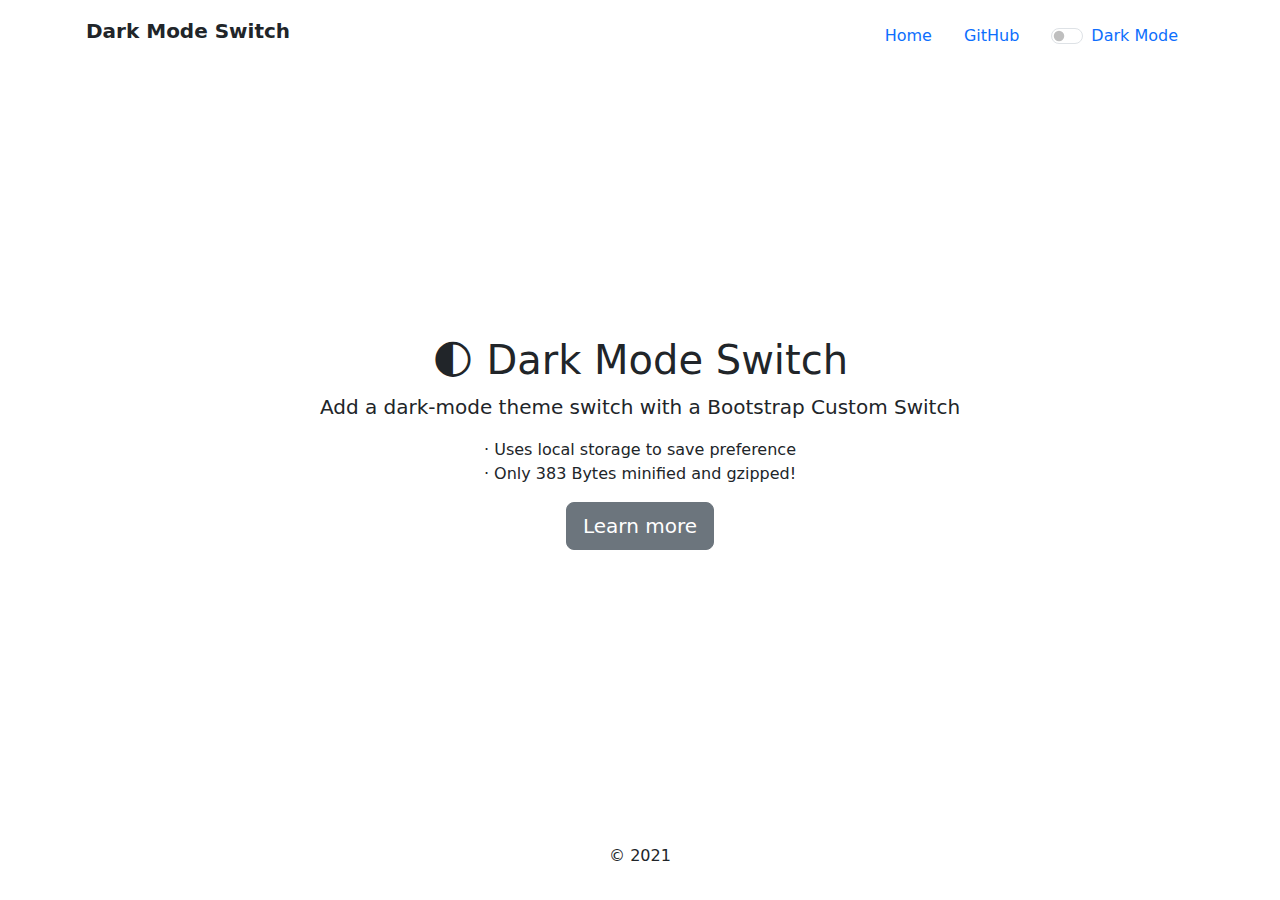
<file: assets/plugins/dark-mode-switch/index.html>
<!doctype html>
<html lang="en" class="h-100">

<head>
  <meta charset="utf-8">
  <meta http-equiv="x-ua-compatible" content="ie=edge">
  <meta name="viewport" content="width=device-width, initial-scale=1">
  <title>Dark Mode Switch</title>
  <meta name="description" content="Add a dark-mode theme toggle with a Bootstrap Custom Switch">

  <link rel="icon"
    href="data:image/svg+xml,<svg xmlns=%22http://www.w3.org/2000/svg%22 viewBox=%220 0 100 100%22><text y=%22.9em%22 font-size=%2280%22>🌓</text></svg>">
  
  <meta property="og:site_name" content="GitHub">
  <meta property="og:image"
    content="https://repository-images.githubusercontent.com/194995309/38db8f80-9db7-11e9-998f-43f2a26d9e0b">
  <meta property="og:title" content="dark-mode-switch">
  <meta property="og:description" content="Add a dark-mode theme toggle with a Bootstrap Custom Switch">
  <meta property="og:url" content="https://coliff.github.io/dark-mode-switch/">
  <link rel="author" href="https://christianoliff.com/">
  <meta name="twitter:creator" content="@christianoliff">
  <meta name="monetization" content="$ilp.uphold.com/Epqzn3YGr2MB">

  <link rel="stylesheet" href="https://cdn.jsdelivr.net/npm/bootstrap@5/dist/css/bootstrap.min.css">

  <!-- IE 11 polyfill for CSS and Custom Properties -->
  <script
    nomodule>window.MSInputMethodContext && document.documentMode && document.write('<link rel="stylesheet" href="https://cdn.jsdelivr.net/npm/bootstrap-ie11@5/css/bootstrap-ie11.min.css"><script src="https://cdn.jsdelivr.net/npm/ie11-custom-properties@4/ie11CustomProperties.min.js"><\/script>');</script>

  <link rel="stylesheet" href="dark-mode.css">

</head>

<body class="bg-white text-center d-flex h-100">

  <div class="container d-flex p-3 mx-auto w-100 flex-column">
    <header class="mb-auto">
      <div class="float-md-start fw-bold fs-5">Dark Mode Switch</div>
      <nav class="nav justify-content-center float-md-end">
        <a class="nav-link active" href="https://coliff.github.io/dark-mode-switch/">Home</a>
        <a class="nav-link" href="https://github.com/coliff/dark-mode-switch" target="_blank">GitHub</a>
        <div class="nav-link">

          <div class="form-check form-switch">
            <input type="checkbox" class="form-check-input" id="darkSwitch">
            <label class="custom-control-label" for="darkSwitch">Dark Mode</label>
          </div>
          <script src="dark-mode-switch.min.js"></script>

        </div>
      </nav>
    </header>

    <main role="main">
      <h1>🌓 Dark Mode Switch</h1>
      <p class="lead">Add a dark-mode theme switch with a Bootstrap Custom Switch</p>
      <ul class="list-unstyled">
        <li>&middot; Uses local storage to save preference</li>
        <li>&middot; Only 383 Bytes minified and gzipped!</li>
      </ul>
      <p>
        <a href="https://github.com/coliff/dark-mode-switch" target="_blank" rel="noopener"
          class="btn btn-lg btn-secondary">
          Learn more
        </a>
      </p>
    </main>

    <footer class="mt-auto">
      <p>&copy; 2021</p>
    </footer>

  </div>
</body>

</html>
</file>
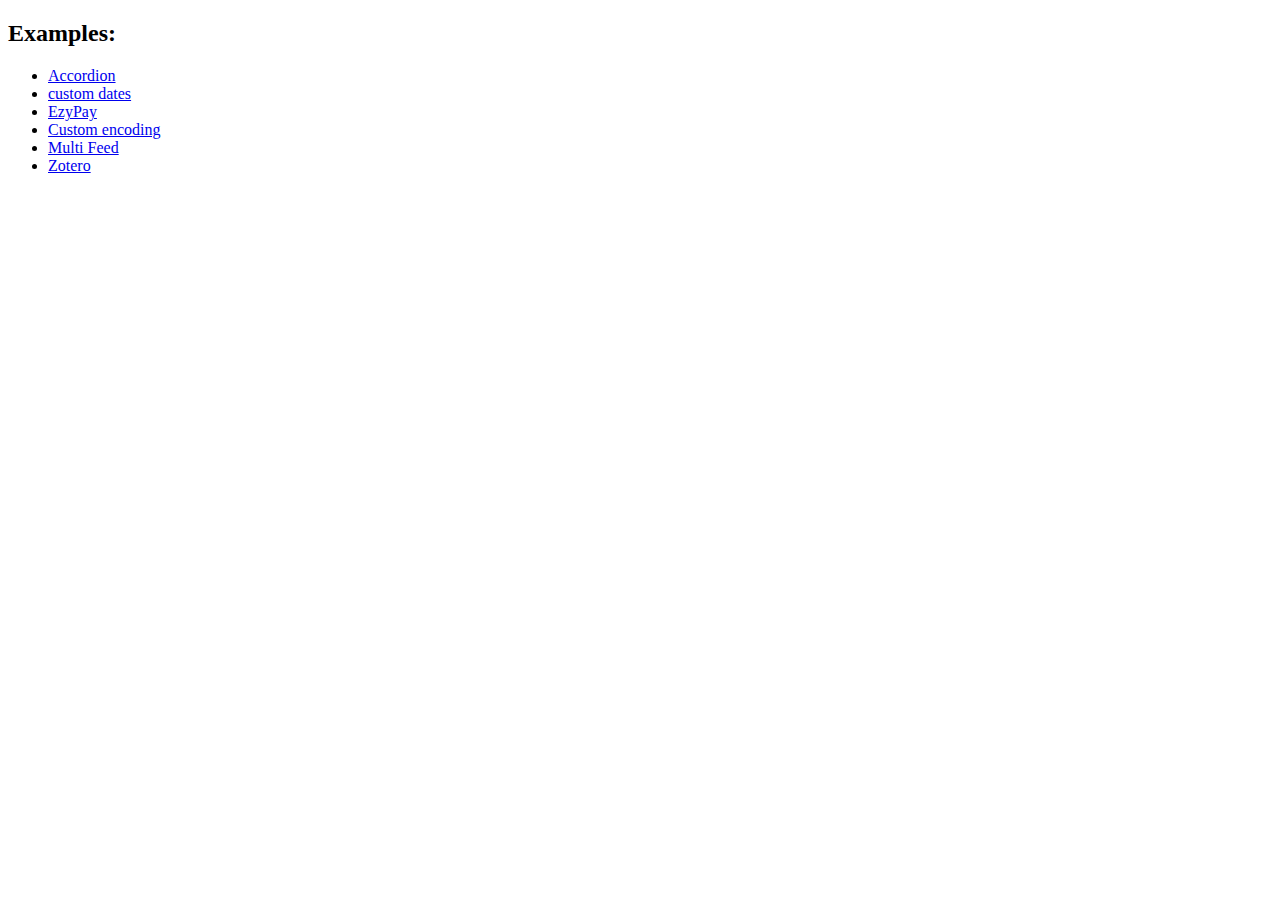
<file: assets/plugins/vanilla-rss/index.html>
<!DOCTYPE html>
<html>
  <head>
    <title>vanilla-rss</title>
  </head>
  <body>
    <div>
      <h2>Examples:</h2>
      <ul>
        <li><a href="examples/accordion.html">Accordion</a></li>
        <li><a href="examples/custom-dates.html">custom dates</a></li>
        <li><a href="examples/ezypay.html">EzyPay</a></li>
        <li><a href="examples/ISO-8859-1.html">Custom encoding</a></li>
        <li><a href="examples/multi-feed.html">Multi Feed</a></li>
        <li><a href="examples/zotero.html">Zotero</a></li>
      </ul>
    </div>
  </body>
</html>
</file>
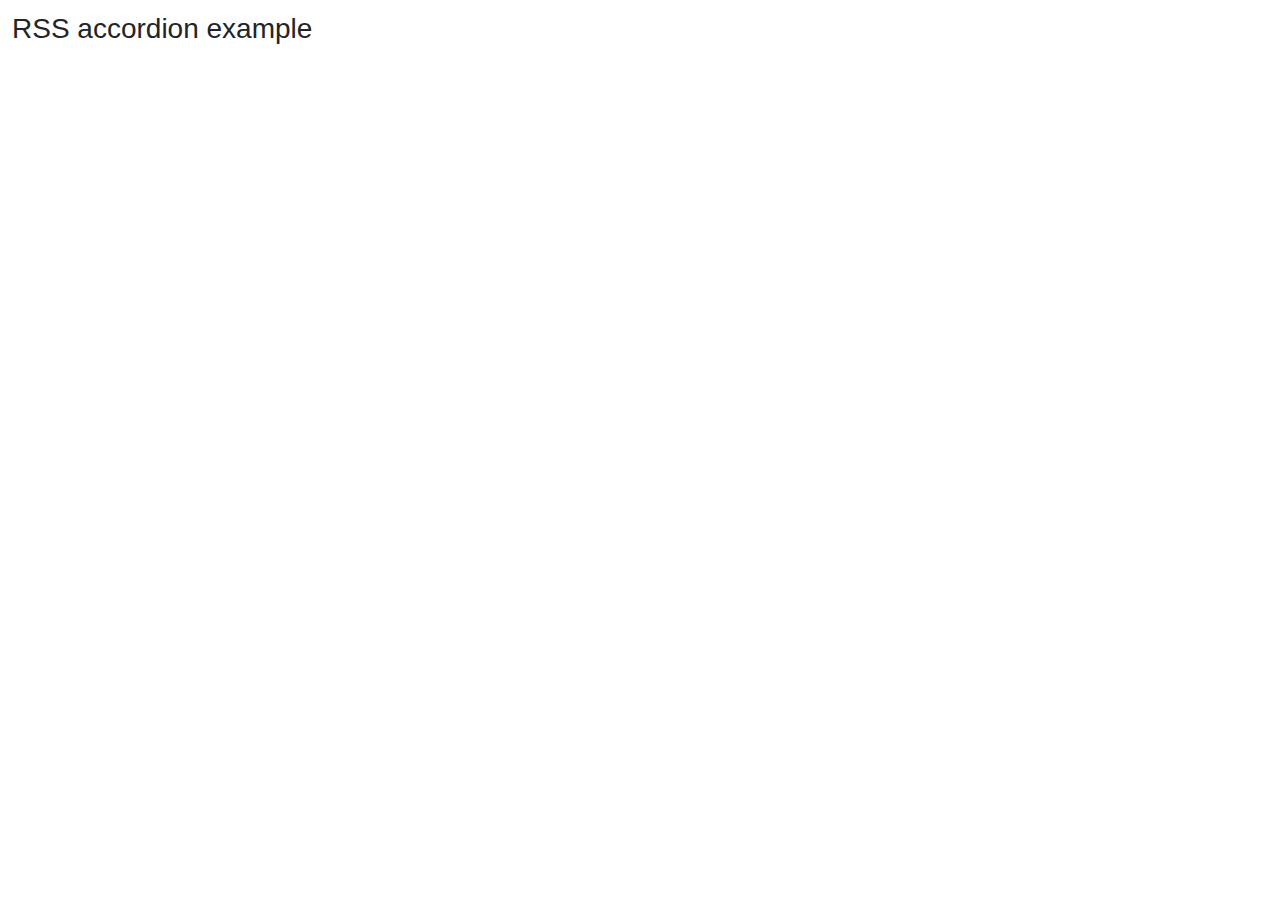
<file: assets/plugins/vanilla-rss/examples/accordion.html>
<!DOCTYPE html>
<html>
  <head>
    <title>RSS accordion example</title>

    <!-- Required meta tags -->
    <meta charset="utf-8" />
    <meta
      name="viewport"
      content="width=device-width, initial-scale=1, shrink-to-fit=no"
    />

    <!-- Bootstrap CSS -->
    <link
      rel="stylesheet"
      href="https://stackpath.bootstrapcdn.com/bootstrap/4.3.1/css/bootstrap.min.css"
    />

    <link rel="stylesheet" href="style.css" />
  </head>

  <body>
    <div>
      <h1>RSS accordion example</h1>
      <div id="rss-feeds"></div>
    </div>
    <script src="../dist/rss.global.min.js"></script>
    <script src="https://code.jquery.com/jquery-3.3.1.slim.min.js"></script>
    <script src="https://cdnjs.cloudflare.com/ajax/libs/popper.js/1.14.7/umd/popper.min.js"></script>
    <script src="https://stackpath.bootstrapcdn.com/bootstrap/4.3.1/js/bootstrap.min.js"></script>
    <script>
      window.onload = function() {
        const rss = new RSS(
          document.querySelector("#rss-feeds"),
          "https://partnernetwork.ebay.de/epn-blog?format=rss",
          {
            limit: 15,
            tokens: {
              showClass: (entry, tokens) => (tokens.index === 0 ? "show" : "")
            },
            layoutTemplate:
              '<div class="accordion" id="accordionExample">{entries}</div>',
            entryTemplate: `<div class="card">
              <div class="card-header" id="heading-{index}">
                <h2 class="mb-0">
                  <button class="btn btn-link" type="button" data-toggle="collapse" data-target="#collapse-{index}" aria-expanded="true" aria-controls="collapse-{index}">
                    {title}
                  </button>
                </h2>
              </div>
  
              <div id="collapse-{index}" class="collapse {showClass}" aria-labelledby="heading-{index}" data-parent="#accordionExample">
                <div class="card-body">
                  {bodyPlain}
                </div>
              </div>
            </div>`
          }
        );

        rss.render().then(() => console.log("cool"));
      };
    </script>
  </body>
</html>
</file>
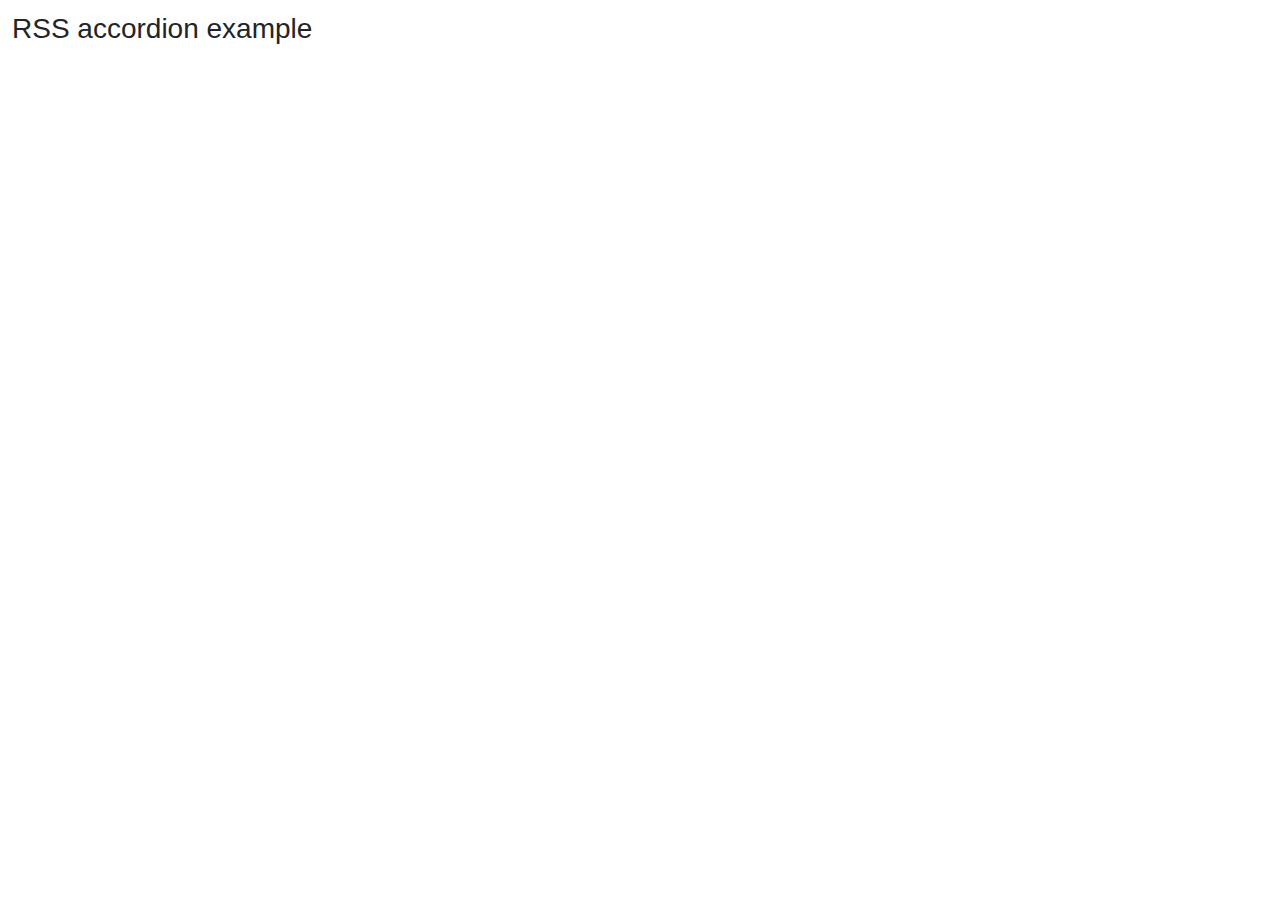
<file: assets/plugins/vanilla-rss/examples/ezypay.html>
<!DOCTYPE html>
<html>
  <head>
    <title>RSS ezypay example</title>

    <!-- Required meta tags -->
    <meta charset="utf-8" />
    <meta
      name="viewport"
      content="width=device-width, initial-scale=1, shrink-to-fit=no"
    />

    <!-- Bootstrap CSS -->
    <link
      rel="stylesheet"
      href="https://stackpath.bootstrapcdn.com/bootstrap/4.3.1/css/bootstrap.min.css"
    />

    <link rel="stylesheet" href="style.css" />
  </head>

  <body>
    <div>
      <h1>RSS accordion example</h1>
      <div id="rss-feeds"></div>
    </div>
    <script src="../dist/rss.global.min.js"></script>
    <script src="https://code.jquery.com/jquery-3.3.1.slim.min.js"></script>
    <script src="https://cdnjs.cloudflare.com/ajax/libs/popper.js/1.14.7/umd/popper.min.js"></script>
    <script src="https://stackpath.bootstrapcdn.com/bootstrap/4.3.1/js/bootstrap.min.js"></script>
    <script>
      window.onload = function() {
        const rss = new RSS(
          document.querySelector("#rss-feeds"),
          "http://www.ezypay.co.nz/feed",
          {
            limit: 15
          }
        );

        rss.render().then(() => console.log("cool"));
      };
    </script>
  </body>
</html>
</file>
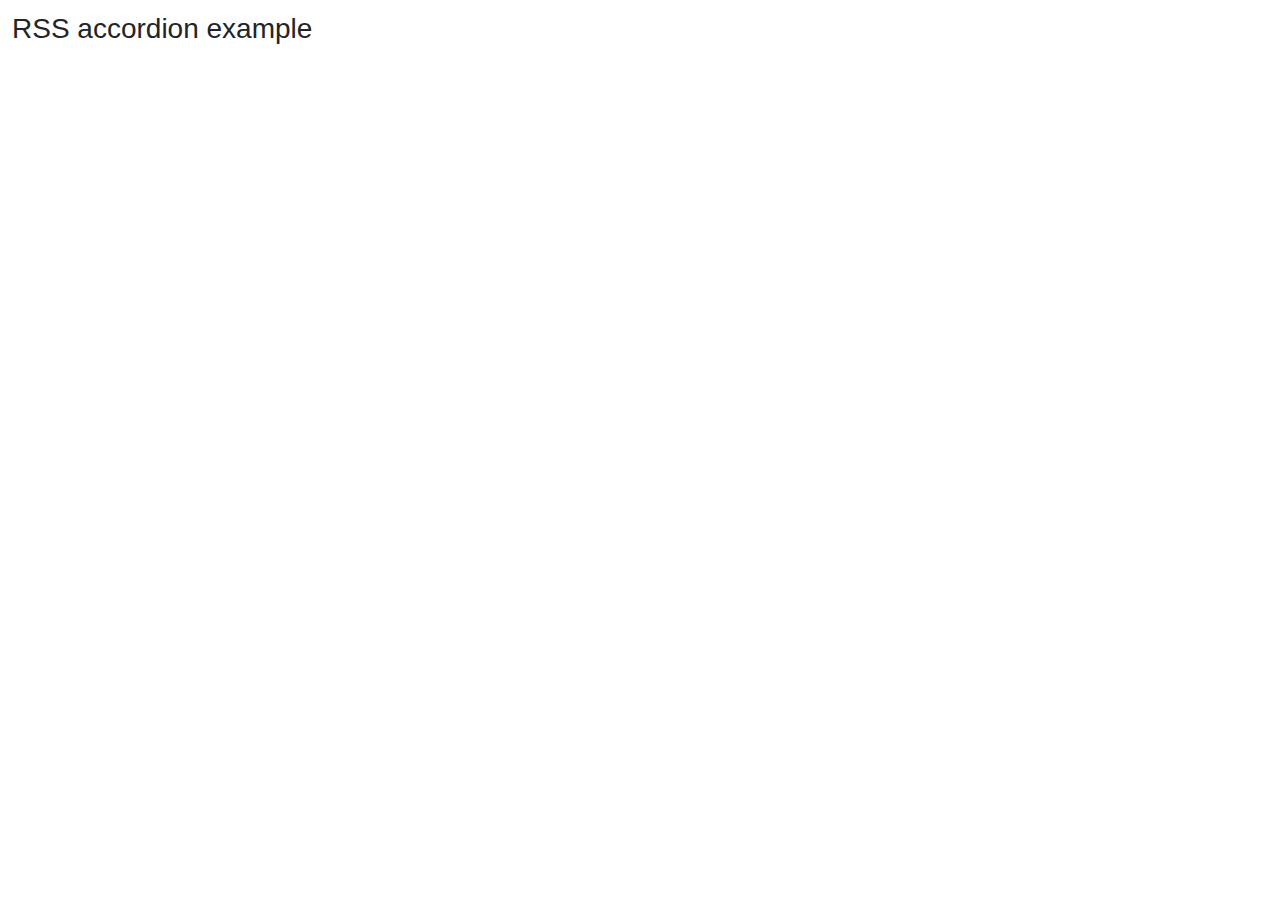
<file: assets/plugins/vanilla-rss/examples/ISO-8859-1.html>
<!DOCTYPE html>
<html>
  <head>
    <title>RSS accordion example</title>

    <!-- Required meta tags -->
    <meta charset="utf-8" />
    <meta
      name="viewport"
      content="width=device-width, initial-scale=1, shrink-to-fit=no"
    />

    <!-- Bootstrap CSS -->
    <link
      rel="stylesheet"
      href="https://stackpath.bootstrapcdn.com/bootstrap/4.3.1/css/bootstrap.min.css"
    />

    <link rel="stylesheet" href="style.css" />
  </head>

  <body>
    <div>
      <h1>RSS accordion example</h1>
      <div id="rss-feeds"></div>
    </div>
    <script src="../dist/rss.global.min.js"></script>
    <script src="https://code.jquery.com/jquery-3.3.1.slim.min.js"></script>
    <script src="https://cdnjs.cloudflare.com/ajax/libs/popper.js/1.14.7/umd/popper.min.js"></script>
    <script src="https://stackpath.bootstrapcdn.com/bootstrap/4.3.1/js/bootstrap.min.js"></script>
    <script>
      window.onload = function() {
        const rss = new RSS(
          document.querySelector("#rss-feeds"),
          "http://www.comicforum.de/external.php?type=rss2&forumids=36&lastpost=1",
          {
            encoding: "ISO-8859-1",
            limit: 15,
            tokens: {
              showClass: (entry, tokens) => (tokens.index === 0 ? "show" : "")
            },
            layoutTemplate:
              '<div class="accordion" id="accordionExample">{entries}</div>',
            entryTemplate: `<div class="card">
              <div class="card-header" id="heading-{index}">
                <h2 class="mb-0">
                  <button class="btn btn-link" type="button" data-toggle="collapse" data-target="#collapse-{index}" aria-expanded="true" aria-controls="collapse-{index}">
                    {title}
                  </button>
                </h2>
              </div>
  
              <div id="collapse-{index}" class="collapse {showClass}" aria-labelledby="heading-{index}" data-parent="#accordionExample">
                <div class="card-body">
                  {bodyPlain}
                </div>
              </div>
            </div>`
          }
        );

        rss.render().then(() => console.log("cool"));
      };
    </script>
  </body>
</html>
</file>
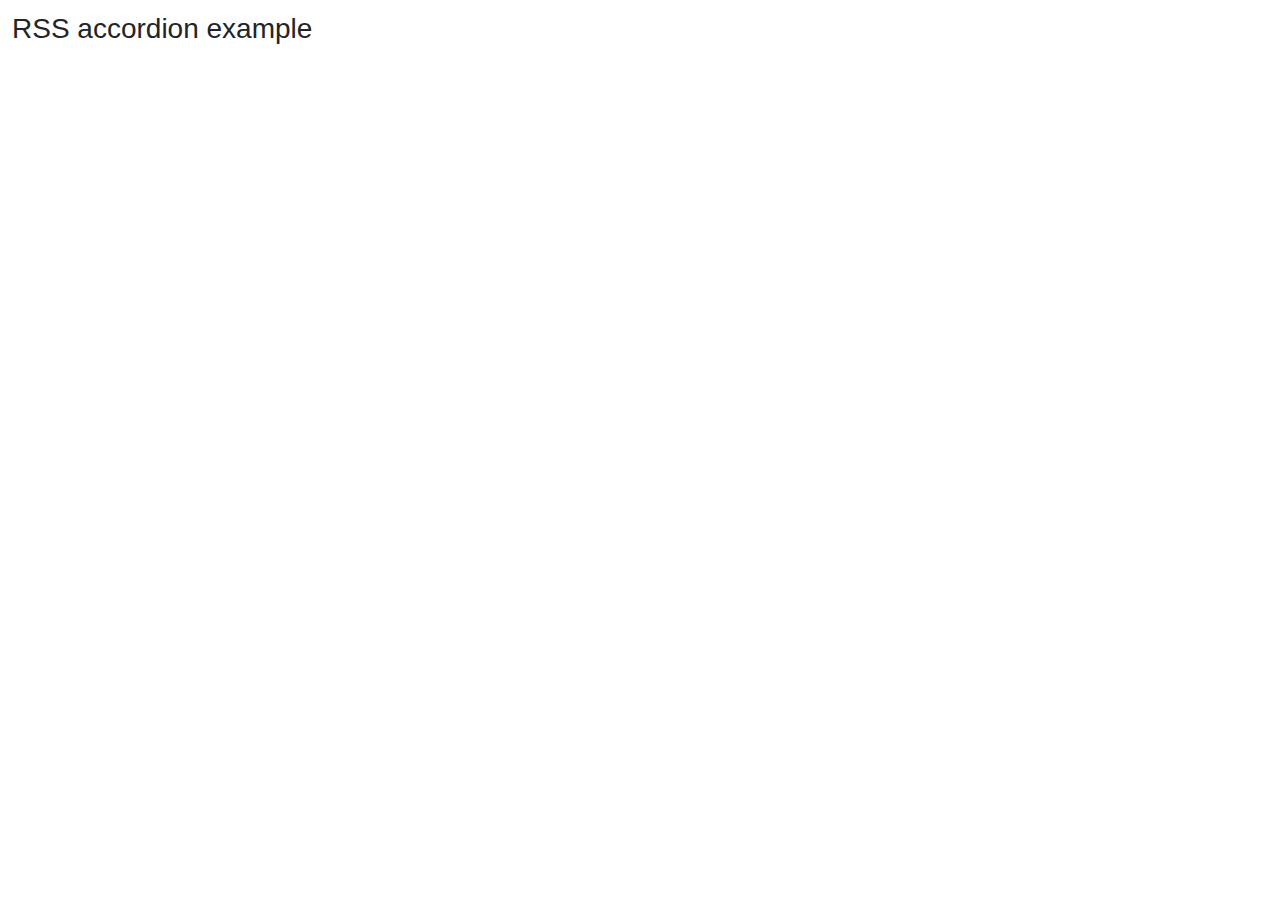
<file: assets/plugins/vanilla-rss/examples/multi-feed.html>
<!DOCTYPE html>
<html>
  <head>
    <title>RSS accordion example</title>

    <!-- Required meta tags -->
    <meta charset="utf-8" />
    <meta
      name="viewport"
      content="width=device-width, initial-scale=1, shrink-to-fit=no"
    />

    <!-- Bootstrap CSS -->
    <link
      rel="stylesheet"
      href="https://stackpath.bootstrapcdn.com/bootstrap/4.3.1/css/bootstrap.min.css"
    />

    <link rel="stylesheet" href="style.css" />
  </head>

  <body>
    <div>
      <h1>RSS accordion example</h1>
      <div id="rss-feeds"></div>
    </div>
    <script src="../dist/rss.global.min.js"></script>
    <script src="https://code.jquery.com/jquery-3.3.1.slim.min.js"></script>
    <script src="https://cdnjs.cloudflare.com/ajax/libs/popper.js/1.14.7/umd/popper.min.js"></script>
    <script src="https://stackpath.bootstrapcdn.com/bootstrap/4.3.1/js/bootstrap.min.js"></script>
    <script>
      window.onload = function() {
        const rss = new RSS(
          document.querySelector("#rss-feeds"),
          ["https://www.contentful.com/blog/feed.xml", "http://www.ebaytechblog.com/feed/"]
        );

        rss.render();
      };
    </script>
  </body>
</html>
</file>
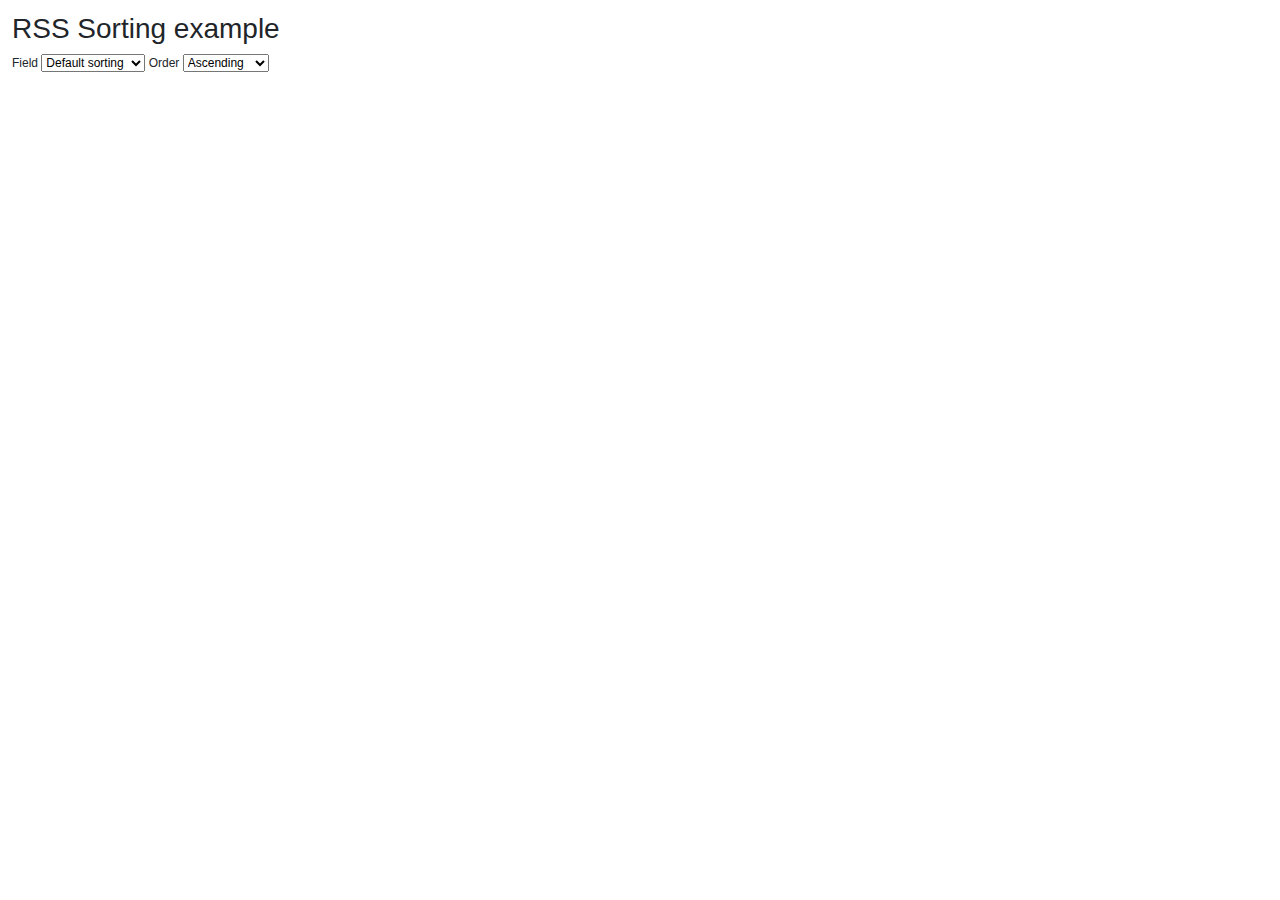
<file: assets/plugins/vanilla-rss/examples/sorting.html>
<!DOCTYPE html>
<html>
  <head>
    <title>RSS accordion example</title>

    <!-- Required meta tags -->
    <meta charset="utf-8" />
    <meta
      name="viewport"
      content="width=device-width, initial-scale=1, shrink-to-fit=no"
    />

    <!-- Bootstrap CSS -->
    <link
      rel="stylesheet"
      href="https://stackpath.bootstrapcdn.com/bootstrap/4.3.1/css/bootstrap.min.css"
    />

    <link rel="stylesheet" href="style.css" />
  </head>

  <body>
    <div>
      <h1>RSS Sorting example</h1>
      <form>
        <label>
          Field
          <select id="fieldSelect">
            <option value="">Default sorting</option>
            <option value="author">Author</option>
            <option value="publishedDate">Published Date</option>
            <option value="title">Title</option>
          </select>
        </label>

        <label>
          Order
          <select id="orderSelect">
            <option value="">Ascending</option>
            <option value="-">Descending</option>
          </select>
        </label>
      </form>
      <div id="rss-feeds"></div>
    </div>
    <script src="../dist/rss.global.min.js"></script>
    <script src="https://code.jquery.com/jquery-3.3.1.slim.min.js"></script>
    <script src="https://cdnjs.cloudflare.com/ajax/libs/popper.js/1.14.7/umd/popper.min.js"></script>
    <script src="https://stackpath.bootstrapcdn.com/bootstrap/4.3.1/js/bootstrap.min.js"></script>
    <script>
      function renderFeed() {
        const order = [
          document.querySelector("#orderSelect").value,
          document.querySelector("#fieldSelect").value
        ]
          .filter(function(e) {
            return !!e;
          })
          .join("");

        document.querySelector("#rss-feeds").innerHTML = "";
        new RSS(
          document.querySelector("#rss-feeds"),
          "http://www.ebaytechblog.com/feed",
          {
            order,
            limit: 15,
            entryTemplate:
              '<li>Author: {author}<br>Date: {date}<br> {title}<br>{shortBodyPlain}</li>'
          }
        ).render();
      }

      window.onload = function() {
        renderFeed();

        document
          .querySelectorAll("#fieldSelect,#orderSelect")
          .forEach(function(field) {
            field.addEventListener("change", renderFeed);
          });
      };
    </script>
  </body>
</html>
</file>
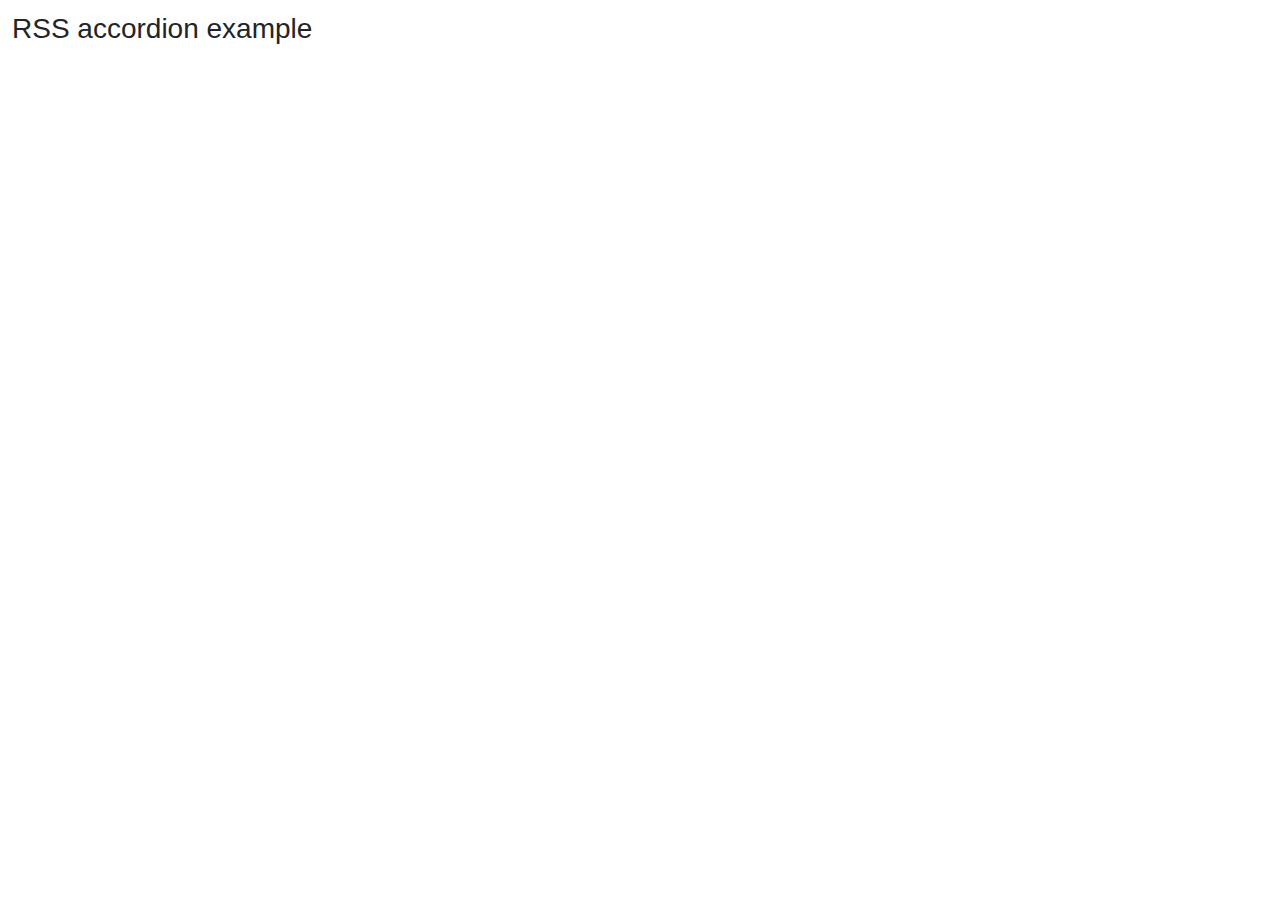
<file: assets/plugins/vanilla-rss/examples/zotero.html>
<!DOCTYPE html>
<html>
  <head>
    <title>RSS zotero example</title>

    <!-- Required meta tags -->
    <meta charset="utf-8" />
    <meta
      name="viewport"
      content="width=device-width, initial-scale=1, shrink-to-fit=no"
    />

    <!-- Bootstrap CSS -->
    <link
      rel="stylesheet"
      href="https://stackpath.bootstrapcdn.com/bootstrap/4.3.1/css/bootstrap.min.css"
    />

    <link rel="stylesheet" href="style.css" />
  </head>

  <body>
    <div>
      <h1>RSS accordion example</h1>
      <div id="rss-feeds"></div>
    </div>
    <script src="../dist/rss.global.min.js"></script>
    <script src="https://code.jquery.com/jquery-3.3.1.slim.min.js"></script>
    <script src="https://cdnjs.cloudflare.com/ajax/libs/popper.js/1.14.7/umd/popper.min.js"></script>
    <script src="https://stackpath.bootstrapcdn.com/bootstrap/4.3.1/js/bootstrap.min.js"></script>
    <script>
      window.onload = function() {
        const rss = new RSS(
          document.querySelector("#rss-feeds"),
          "https://api.zotero.org/groups/308781/items?format=atom",
          {
            entryTemplate:
              "<ul><li>Title: {title}</li><li>Author: {author}</li><li>Year: {year}</li></ul><br>",
            tokens: {
              year: function(entry, tokens) {
                return new Date(entry.publishedDate).getFullYear();
              }
            }
          }
        );
        rss.render().then(() => console.log("cool"));
      };
    </script>
  </body>
</html>
</file>
<file: assets/plugins/dark-mode-switch/dark-mode.css>
/*!
 * Dark Mode Switch v1.0.1 (https://github.com/coliff/dark-mode-switch)
 * Copyright 2021 C.Oliff
 * Licensed under MIT (https://github.com/coliff/dark-mode-switch/blob/main/LICENSE)
 */

[data-theme="dark"] {
  background-color: #111 !important;
  color: #eee;
}

[data-theme="dark"] .bg-black {
  background-color: #fff !important;
}

[data-theme="dark"] .bg-dark {
  background-color: #eee !important;
}

[data-theme="dark"] .bg-light {
  background-color: #222 !important;
}

[data-theme="dark"] .bg-white {
  background-color: #000 !important;
}
</file>
<file: assets/plugins/vanilla-rss/examples/style.css>
body {
  font-size: 12px;
  padding: 1em;
}

h1 {
  font-size: 1.75rem;
}

h2 {
  font-size: 1.25rem;
}

.card-header {
  padding: 0.5em;
}

.btn {
  text-align: left;
}
</file>
